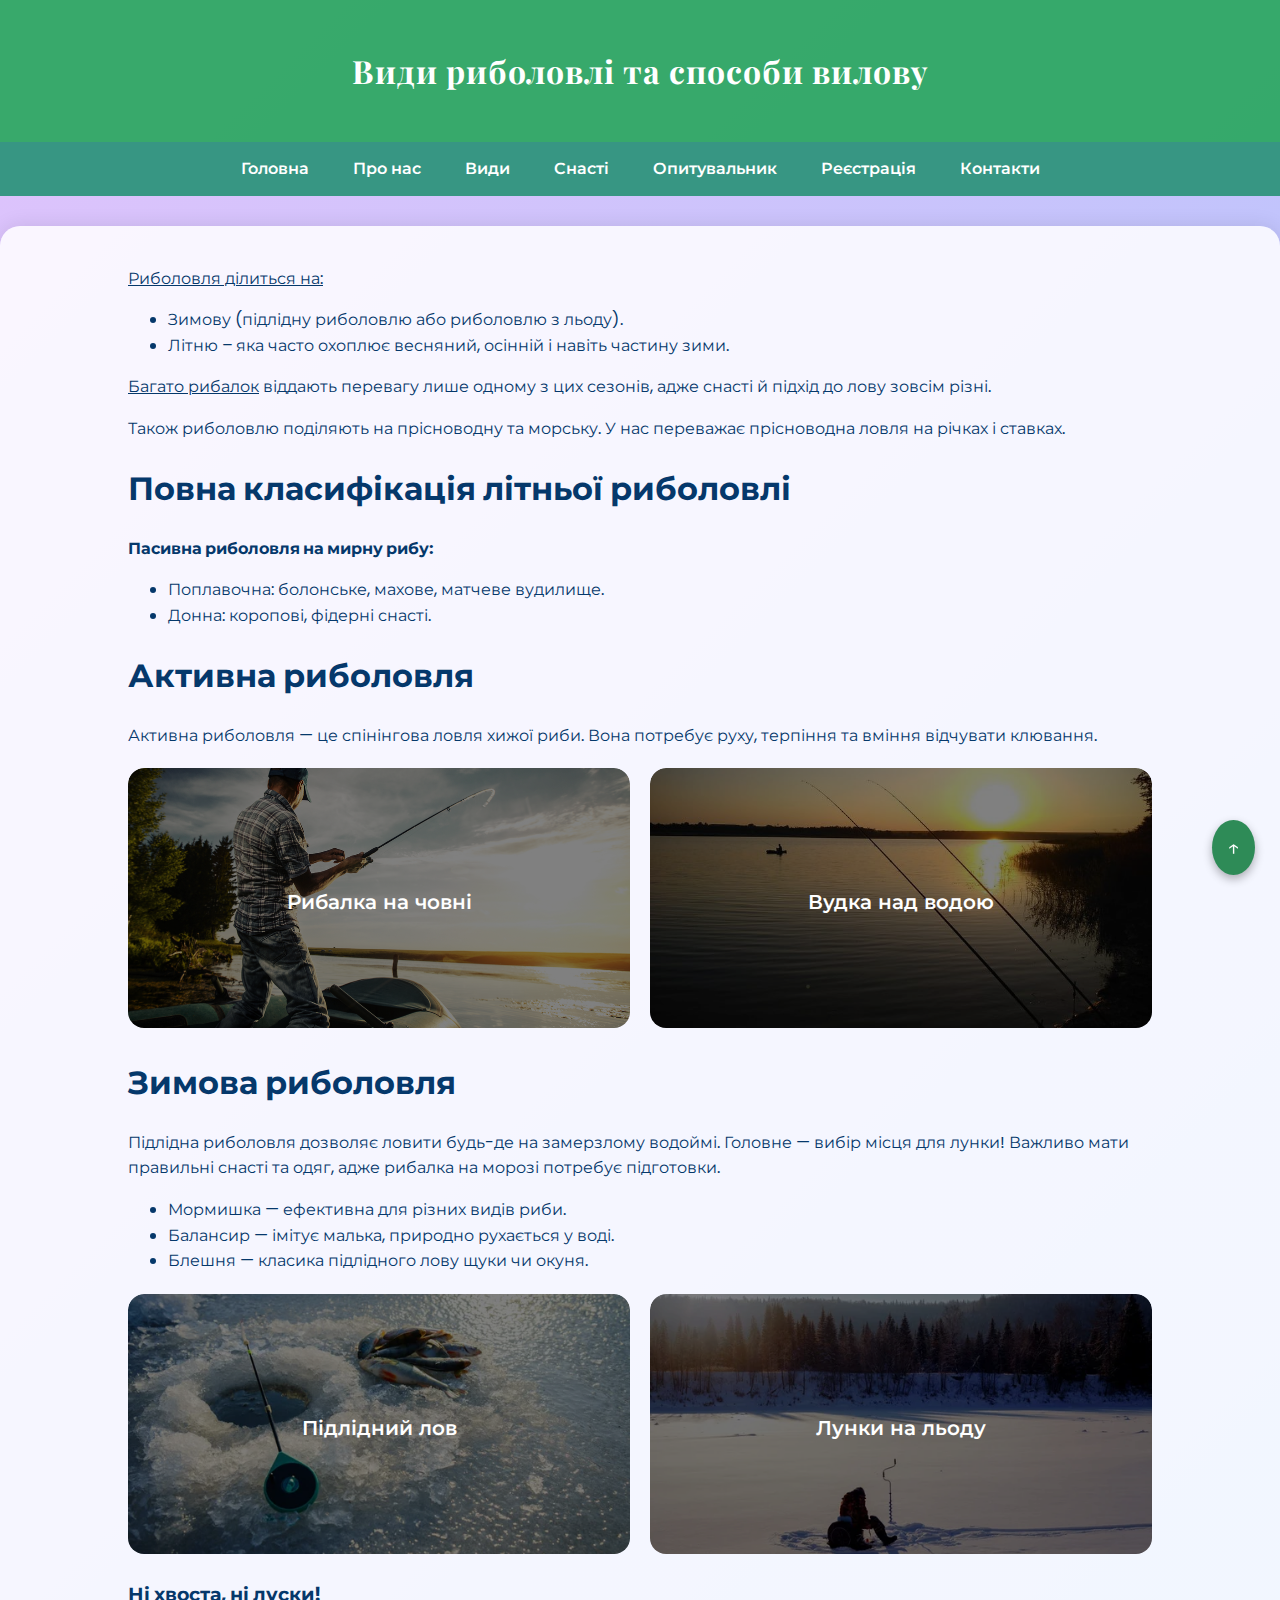
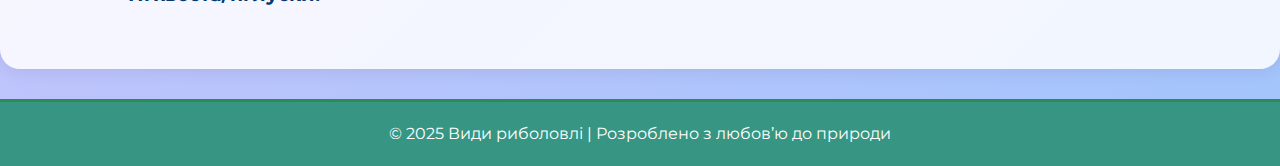
<file: HTML LAB3/fishing.html>
<!DOCTYPE html>
<html lang="uk">
<head>
  <meta charset="UTF-8">
  <meta name="viewport" content="width=device-width, initial-scale=1.0">
  <title>Види риболовлі та способи лову</title>
  <link rel="icon" href="image/free-icon-forest-1927082.png" type="image/png">
  <link href="https://fonts.googleapis.com/css2?family=Poppins:wght@400;600&display=swap" rel="stylesheet">
  <link rel="stylesheet" href="styles/fishing.css">
</head>

<body id="top">

  <header>
    <h1>Види риболовлі та способи вилову</h1>
  </header>

  <nav>
    <ul>
      <li><a href="index.html">Головна</a></li>
      <li><a href="home.html">Про нас</a></li>
      <li><a href="#">Види</a>
        <ul>
          <li><a href="#summer">Літня риболовля</a></li>
          <li><a href="#winter">Зимова риболовля</a></li>
        </ul>
      </li>
      <li><a href="#">Снасті</a>
        <ul>
          <li><a href="#float">Поплавкові</a></li>
          <li><a href="#feeder">Фідерні</a></li>
          <li><a href="#spinning">Спінінги</a></li>
        </ul>
      </li>
      <li><a href="wardroom.html">Опитувальник</a></li>
      <li><a href="register.html">Реєстрація</a></li>
      <li><a href="#contacts">Контакти</a></li>
    </ul>
  </nav>

  <section id="summer">
    <u>Риболовля ділиться на:</u>
    <ul>
      <li>Зимову (підлідну риболовлю або риболовлю з льоду).</li>
      <li>Літню – яка часто охоплює весняний, осінній і навіть частину зими.</li>
    </ul>

    <p><u>Багато рибалок</u> віддають перевагу лише одному з цих сезонів, адже снасті й підхід до лову зовсім різні.</p>
    <p>Також риболовлю поділяють на прісноводну та морську. У нас переважає прісноводна ловля на річках і ставках.</p>

    <h1>Повна класифікація літньої риболовлі</h1>
    <p><b>Пасивна риболовля на мирну рибу:</b></p>
    <ul id="float">
      <li>Поплавочна: болонське, махове, матчеве вудилище.</li>
      <li id="feeder">Донна: коропові, фідерні снасті.</li>
    </ul>

    <h1 id="spinning">Активна риболовля</h1>
    <p>Активна риболовля — це спінінгова ловля хижої риби. Вона потребує руху, терпіння та вміння відчувати клювання.</p>

    <div class="image-grid">
      <div class="image-item" data-text="Рибалка на човні">
        <img src="image/unnamed.jpg" alt="Рибалка на човні">
      </div>
      <div class="image-item" data-text="Вудка над водою">
        <img src="image/2702896_800x600_rybalkamoja.jpg" alt="Вудка над водою">
      </div>
    </div>

    <h1 id="winter">Зимова риболовля</h1>
    <p>Підлідна риболовля дозволяє ловити будь-де на замерзлому водоймі. Головне — вибір місця для лунки! Важливо мати правильні снасті та одяг, адже рибалка на морозі потребує підготовки.</p>

    <ul>
      <li>Мормишка — ефективна для різних видів риби.</li>
      <li>Балансир — імітує малька, природно рухається у воді.</li>
      <li>Блешня — класика підлідного лову щуки чи окуня.</li>
    </ul>

    <div class="image-grid">
      <div class="image-item" data-text="Підлідний лов">
        <img src="image/depositphotos_141075588-stock-photo-winter-fishing-ice-fishing.jpg" alt="Підлідний лов">
      </div>
      <div class="image-item" data-text="Лунки на льоду">
        <img src="image/depositphotos_180937342-stock-photo-winter-fishing-ice-fisherman-fishing.jpg" alt="Лунки на льоду">
      </div>
    </div>

    <h3>Ні хвоста, ні луски!</h3>
  </section>

  <a href="#top" class="toTopBtn" title="Угору">↑</a>

  <footer id="contacts">
    &copy; 2025 Види риболовлі | Розроблено з любов’ю до природи
  </footer>

</body>
</html>
</file>
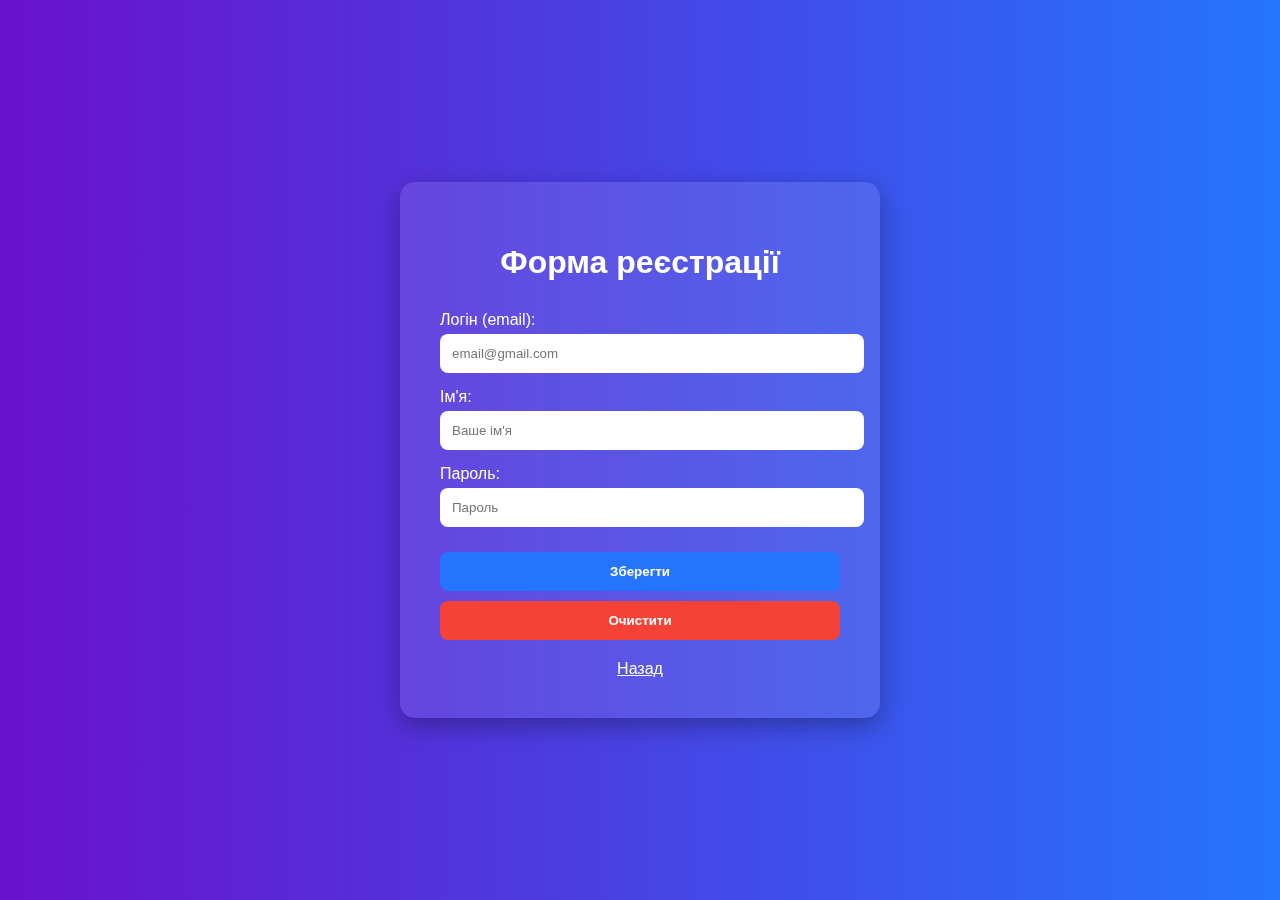
<file: HTML LAB3/register.html>
<!DOCTYPE html>
<html lang="uk">
<head>
<meta charset="UTF-8">
<meta name="viewport" content="width=device-width, initial-scale=1.0">
<title>Реєстрація</title>
<link rel="stylesheet" href="styles/style.css">
<link rel="icon" href="image/free-icon-forest-1927082.png" type="image/png">
</head>
<body>
<div class="container">
    <h1>Форма реєстрації</h1>
    <form action="">
        <label>
            Логін (email):
            <input type="email" placeholder="email@gmail.com" name="login" required>
        </label>
        <label>
            Ім'я:
            <input type="text" name="name" placeholder="Ваше ім'я" required>
        </label>
        <label>
            Пароль:
            <input type="password" name="password" placeholder="Пароль" required>
        </label>
        <input type="submit" value="Зберегти">
        <input type="reset" value="Очистити">
    </form>
    <a href="index.html">Назад</a>
</div>
</body>
</html>
</file>
<file: HTML LAB3/styles/fishing.css>
/* === ШРИФТИ І БАЗОВИЙ СТИЛЬ === */
@import url('https://fonts.googleapis.com/css2?family=Poppins:wght@400;600&family=Playfair+Display:wght@500&family=Montserrat:wght@400;700&display=swap');

body {
  margin: 0;
  font-family: 'Poppins', 'Montserrat', sans-serif;
  background: linear-gradient(-45deg, #a8e6cf, #dcedc1, #8ec5fc, #e0c3fc);
  background-size: 400% 400%;
  animation: gradientFlow 12s ease infinite;
  color: #05386b;
  line-height: 1.6;
}

/* Анімація плавного руху фону */
@keyframes gradientFlow {
  0% { background-position: 0% 50%; }
  50% { background-position: 100% 50%; }
  100% { background-position: 0% 50%; }
}

/* === ЗАГОЛОВОК === */
header {
  background: rgba(38, 166, 91, 0.9);
  color: #fff;
  padding: 1.5rem 0;
  text-align: center;
  font-family: 'Playfair Display', serif;
  letter-spacing: 1px;
  box-shadow: 0 4px 6px rgba(0,0,0,0.2);
}

/* === МЕНЮ === */
nav {
  background: #379683;
}

nav ul {
  list-style: none;
  margin: 0;
  padding: 0;
  display: flex;
  justify-content: center;
  flex-wrap: wrap;
}

nav ul li {
  position: relative;
}

nav ul li a {
  display: block;
  color: #fff;
  text-decoration: none;
  padding: 14px 22px;
  transition: background 0.3s ease;
  font-family: 'Montserrat', sans-serif;
  font-weight: 600;
}

nav ul li:hover > a {
  background: #2e8b57;
  border-radius: 8px 8px 0 0;
}

/* Випадаюче меню */
nav ul ul {
  display: none;
  position: absolute;
  background: #2e8b57;
  border-radius: 0 0 8px 8px;
  min-width: 180px;
  z-index: 100;
}

nav ul li:hover > ul {
  display: block;
}

nav ul ul li a {
  padding: 10px;
}

nav ul ul li a:hover {
  background: #206040;
}

/* === ОСНОВНИЙ ВМІСТ === */
section {
  padding: 40px 10%;
  background: rgba(255, 255, 255, 0.85);
  border-radius: 20px;
  margin: 30px auto;
  box-shadow: 0 0 20px rgba(0,0,0,0.1);
}

/* === ЗОБРАЖЕННЯ === */
.image-grid {
  display: grid;
  grid-template-columns: repeat(auto-fit, minmax(280px, 1fr));
  gap: 20px;
  margin-top: 20px;
}

.image-item {
  position: relative;
  overflow: hidden;
  border-radius: 16px;
}

.image-item img {
  width: 100%;
  height: 260px;
  object-fit: cover;
  filter: brightness(0.5);
  transition: all 0.5s ease;
  border-radius: 16px;
}

.image-item::before {
  content: attr(data-text);
  position: absolute;
  top: 50%;
  left: 50%;
  transform: translate(-50%, -50%);
  color: white;
  font-weight: 600;
  font-size: 20px;
  text-align: center;
  z-index: 2;
  font-family: 'Montserrat', sans-serif;
}

.image-item:hover::before {
  opacity: 0;
}

.image-item:hover img {
  filter: brightness(1);
  transform: scale(1.05);
}

/* === КНОПКА НАВЕРХ === */
.toTopBtn {
  position: fixed;
  bottom: 25px;
  right: 25px;
  background: #2e8b57;
  color: white;
  border: none;
  border-radius: 50%;
  font-size: 22px;
  padding: 10px 15px;
  cursor: pointer;
  text-decoration: none;
  box-shadow: 0 4px 10px rgba(0,0,0,0.3);
  transition: transform 0.3s ease, background 0.3s ease;
}

.toTopBtn:hover {
  transform: scale(1.1);
  background: #206040;
}

/* === ФУТЕР === */
footer {
  background: #379683;
  color: white;
  text-align: center;
  padding: 1.2rem 0;
  margin-top: 30px;
  border-top: 3px solid #2e8b57;
  font-family: 'Montserrat', sans-serif;
}

/* === АДАПТИВНИЙ ДИЗАЙН === */
@media (max-width: 768px) {
  header h1 {
    font-size: 22px;
  }

  nav ul {
    flex-direction: column;
    align-items: center;
  }

  section {
    padding: 20px 5%;
  }

  .image-item img {
    height: 200px;
  }
}
</file>
<file: HTML LAB3/styles/style.css>
body {
    font-family: 'Poppins', sans-serif;
    background: linear-gradient(to right, #6a11cb, #2575fc);
    display: flex;
    justify-content: center;
    align-items: center;
    height: 100vh;
    margin: 0;
    color: #fff;
}

.container {
    background: rgba(255, 255, 255, 0.1);
    padding: 40px;
    border-radius: 15px;
    box-shadow: 0 8px 25px rgba(0,0,0,0.3);
    backdrop-filter: blur(10px);
    width: 100%;
    max-width: 400px;
}

h1 {
    text-align: center;
    margin-bottom: 30px;
}

form {
    display: flex;
    flex-direction: column;
}

label {
    margin-bottom: 15px;
    font-weight: 500;
}

input[type="text"],
input[type="email"],
input[type="password"] {
    width: 100%;
    padding: 12px;
    margin-top: 5px;
    border: none;
    border-radius: 8px;
    outline: none;
}

input[type="submit"],
input[type="reset"] {
    padding: 12px;
    margin-top: 10px;
    border: none;
    border-radius: 8px;
    cursor: pointer;
    font-weight: bold;
    transition: 0.3s;
}

input[type="submit"] {
    background-color: #2575fc;
    color: #fff;
}

input[type="submit"]:hover {
    background-color: #6a11cb;
}

input[type="reset"] {
    background-color: #f44336;
    color: #fff;
}

input[type="reset"]:hover {
    background-color: #e53935;
}

a {
    display: block;
    text-align: center;
    margin-top: 20px;
    color: #fff;
    text-decoration: underline;
}
</file>
